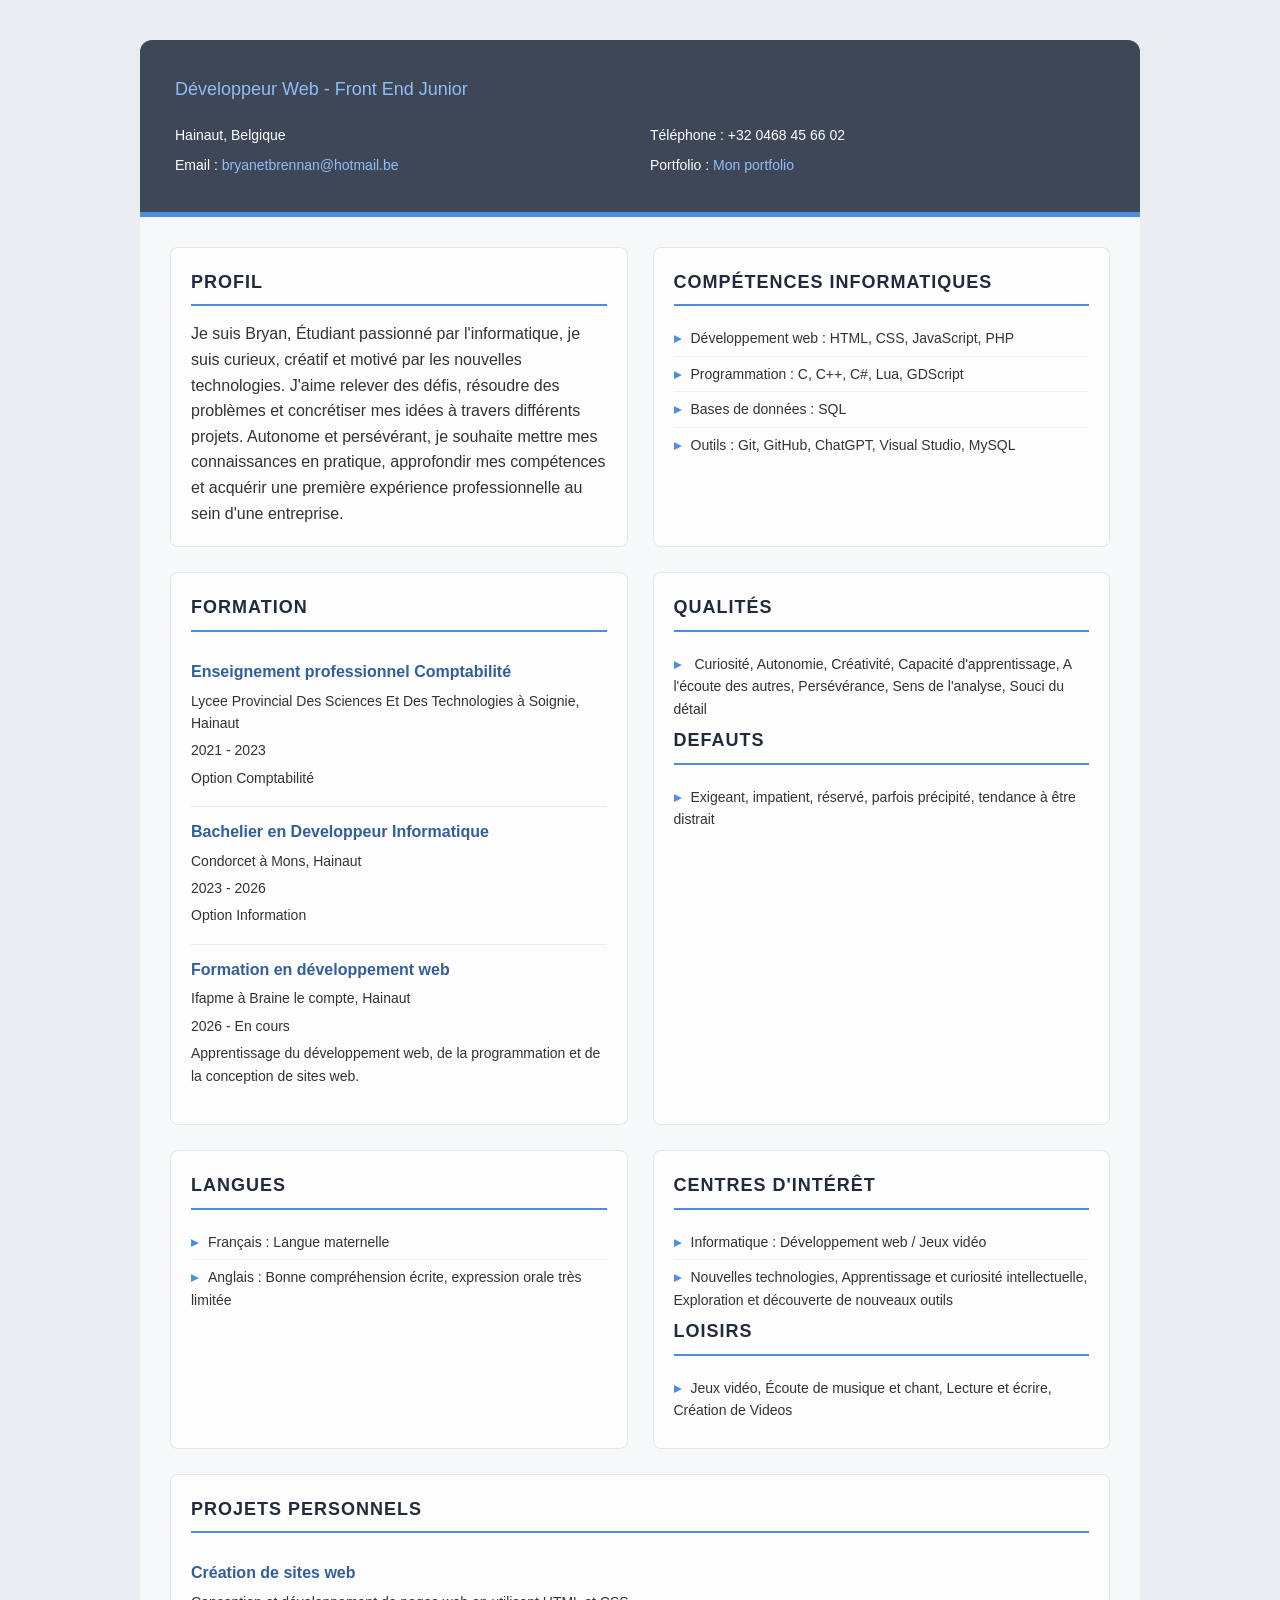
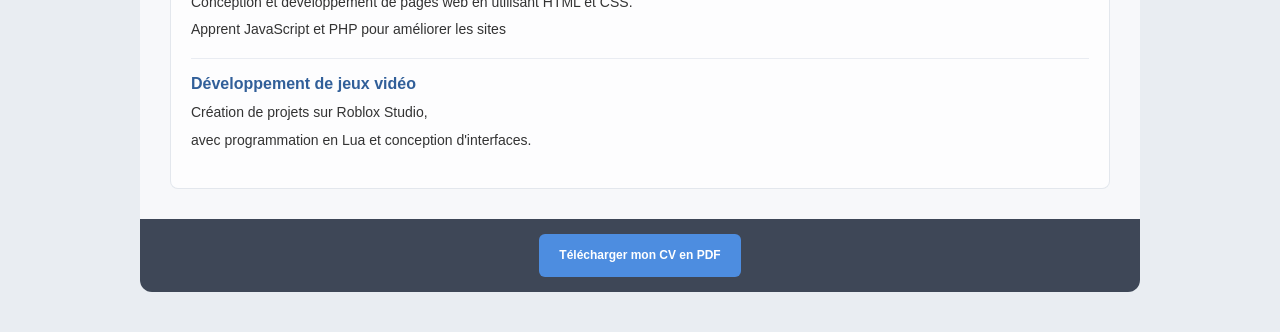
<file: index.html>
<!DOCTYPE html>
<html lang="fr">

<head>
    <meta charset="UTF-8">
    <meta name="viewport" content="width=device-width, initial-scale=1.0">
    <title>CV developpeur</title>
    <link rel="stylesheet" href="style.css">
</head>

<body>
    <header>
        <h2>Développeur Web - Front End Junior</h2>
        <address>
            <p>Hainaut, Belgique</p>
            <p>Téléphone : +32 0468 45 66 02</p>
            <p>Email : <a href="mailto:email@example.com">bryanetbrennan@hotmail.be</a></p>
            <p>Portfolio : <a href="porfolio.html">Mon portfolio</a></p>
        </address>
    </header>

    <main>
        <section id="profil">
            <h2>Profil</h2>
            <p>
                Je suis Bryan, Étudiant passionné par l'informatique, je suis curieux, créatif et motivé par les nouvelles technologies.
                J'aime relever des défis, résoudre des problèmes et concrétiser mes idées à travers différents projets.
                Autonome et persévérant, je souhaite mettre mes connaissances en pratique, approfondir mes 
                compétences et acquérir une première expérience professionnelle au sein d'une entreprise.
            </p>
        </section>
        <section id="formation">
            <h2>Formation</h2>
            <article>
                <h3>Enseignement professionnel Comptabilité</h3>
                <p>Lycee Provincial Des Sciences Et Des Technologies à Soignie, Hainaut </p>
                <p>2021 - 2023</p>
                <p>Option Comptabilité</p>
            </article>
            <article>
                <h3>Bachelier en Developpeur Informatique</h3>
                <p>Condorcet à Mons, Hainaut </p>
                <p>2023 - 2026</p>
                <p>Option Information</p>
            </article>
            <article>
                <h3>Formation en développement web</h3>
                <p>Ifapme à Braine le compte, Hainaut</p>
                <p>2026 - En cours</p>
                <p>
                    Apprentissage du développement web,
                    de la programmation et de la conception de sites web.
                </p>
            </article>
        </section>
        <section id="competences">
            <h2>Compétences informatiques</h2>
            <ul>
                <li>Développement web : HTML, CSS, JavaScript, PHP</li>
                <li>Programmation : C, C++, C#, Lua, GDScript</li>
                <li>Bases de données : SQL</li>
                <li>Outils : Git, GitHub, ChatGPT, Visual Studio, MySQL</li>
            </ul>
        </section>
        <section id="projets">
            <h2>Projets personnels</h2>
            <article>
                <h3>Création de sites web</h3>
                <p>Conception et développement de pages web en utilisant HTML et CSS.</p>
                <p>Apprent JavaScript et PHP pour améliorer les sites</p>
            </article>
            <article>
                <h3>Développement de jeux vidéo</h3>
                <p>Création de projets sur Roblox Studio,</p>
                <p>avec programmation en Lua et conception d'interfaces.</p>
            </article>
        </section>
        <section id="langues">
            <h2>Langues</h2>
            <ul>
                <li>Français : Langue maternelle</li>
                <li>Anglais : Bonne compréhension écrite, expression orale très limitée</li>
            </ul>
        </section>
        <section id="qualites">
            <h2>Qualités</h2>
            <ul>
                <li>
                    Curiosité, Autonomie, Créativité, Capacité d'apprentissage, A l'écoute des autres, 
                    Persévérance, Sens de l'analyse, Souci du détail 
                </li>
            </ul>
            <h2>Defauts</h2>
            <ul>
                <li>Exigeant, impatient, réservé, parfois précipité, tendance à être distrait</li>
            </ul>
        </section>
        <section id="interets">
            <h2>Centres d'intérêt</h2>
            <ul>
                <li>Informatique : Développement web / Jeux vidéo</li>
                <li>Nouvelles technologies, Apprentissage et curiosité intellectuelle, Exploration et découverte de nouveaux outils</li>
            </ul>
            <h2>Loisirs</h2>
            <ul>
                <li>Jeux vidéo, Écoute de musique et chant, Lecture et écrire, Création de Videos</li>
            </ul>
        </section>
    </main>
    <footer>
        <a href="Image/CV.pdf" download class="btn-download">
            Télécharger mon CV en PDF
        </a>
    </footer>
</body>
</html>
</file>
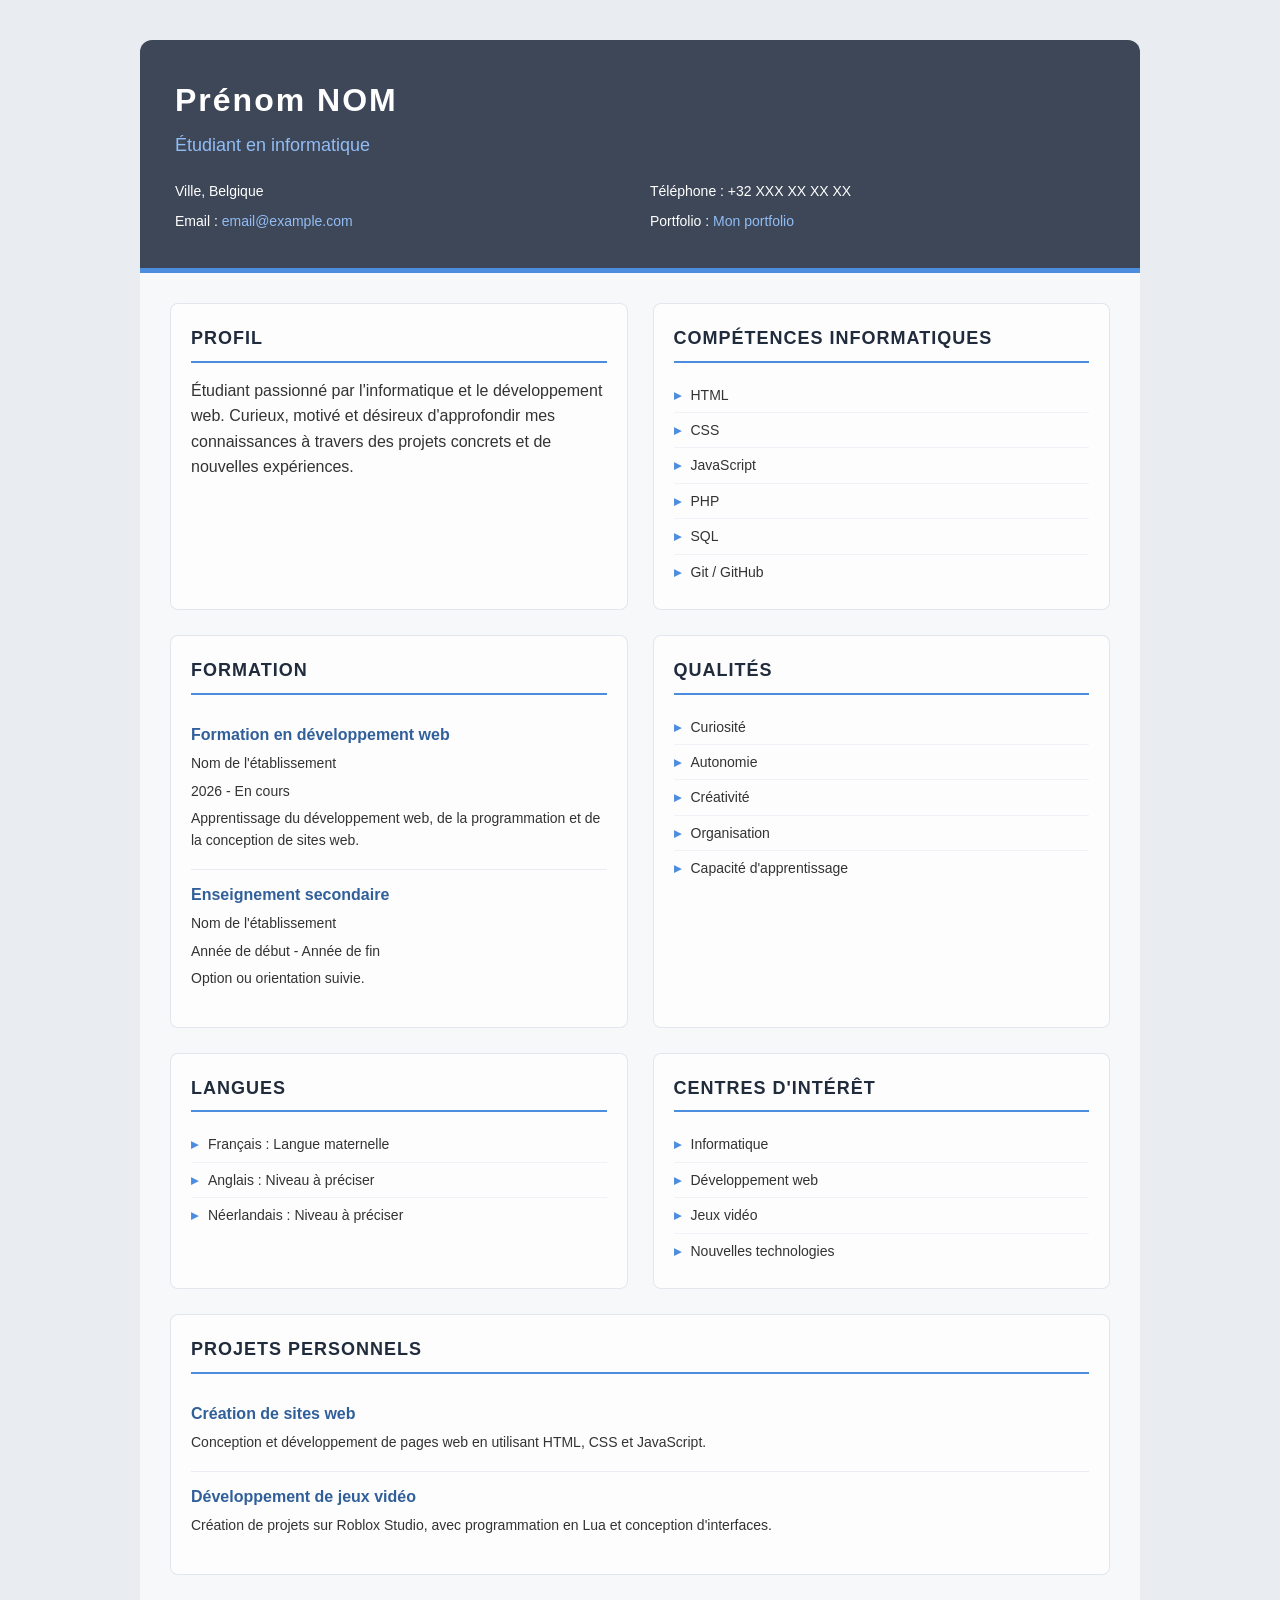
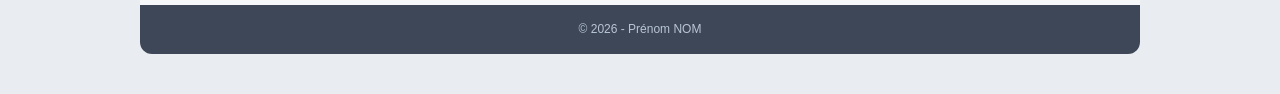
<file: cv.html>
<!DOCTYPE html>
<html lang="fr">

<head>
    <meta charset="UTF-8">
    <meta name="viewport" content="width=device-width, initial-scale=1.0">
    <title>CV - TEST</title>
    <link rel="stylesheet" href="style.css">
</head>

<body>
    <header>
        <h1>Prénom NOM</h1>
        <h2>Étudiant en informatique</h2>
        <address>
            <p>Ville, Belgique</p>
            <p>Téléphone : +32 XXX XX XX XX</p>
            <p>Email : <a href="mailto:email@example.com">email@example.com</a></p>
            <p>Portfolio : <a href="porfolio.html">Mon portfolio</a></p>
        </address>
    </header>

    <main>
        <section id="profil">
            <h2>Profil</h2>
            <p>
                Étudiant passionné par l'informatique et le développement web.
                Curieux, motivé et désireux d'approfondir mes connaissances
                à travers des projets concrets et de nouvelles expériences.
            </p>
        </section>
        <section id="formation">
            <h2>Formation</h2>

            <article>
                <h3>Formation en développement web</h3>
                <p>Nom de l'établissement</p>
                <p>2026 - En cours</p>
                <p>
                    Apprentissage du développement web,
                    de la programmation et de la conception de sites web.
                </p>
            </article>
            <article>
                <h3>Enseignement secondaire</h3>
                <p>Nom de l'établissement</p>
                <p>Année de début - Année de fin</p>
                <p>Option ou orientation suivie.</p>
            </article>
        </section>
        <section id="competences">
            <h2>Compétences informatiques</h2>
            <ul>
                <li>HTML</li>
                <li>CSS</li>
                <li>JavaScript</li>
                <li>PHP</li>
                <li>SQL</li>
                <li>Git / GitHub</li>
            </ul>
        </section>
        <section id="projets">
            <h2>Projets personnels</h2>
            <article>
                <h3>Création de sites web</h3>
                <p>
                    Conception et développement de pages web
                    en utilisant HTML, CSS et JavaScript.
                </p>
            </article>
            <article>
                <h3>Développement de jeux vidéo</h3>
                <p>
                    Création de projets sur Roblox Studio,
                    avec programmation en Lua et conception d'interfaces.
                </p>
            </article>
        </section>
        <section id="langues">
            <h2>Langues</h2>
            <ul>
                <li>Français : Langue maternelle</li>
                <li>Anglais : Niveau à préciser</li>
                <li>Néerlandais : Niveau à préciser</li>
            </ul>
        </section>
        <section id="qualites">
            <h2>Qualités</h2>
            <ul>
                <li>Curiosité</li>
                <li>Autonomie</li>
                <li>Créativité</li>
                <li>Organisation</li>
                <li>Capacité d'apprentissage</li>
            </ul>
        </section>
        <section id="interets">
            <h2>Centres d'intérêt</h2>
            <ul>
                <li>Informatique</li>
                <li>Développement web</li>
                <li>Jeux vidéo</li>
                <li>Nouvelles technologies</li>
            </ul>
        </section>
    </main>
    <footer>
        <p>&copy; 2026 - Prénom NOM</p>
    </footer>

</body>
</html>
</file>
<file: style.css>
/* =========================
   CONFIGURATION GÉNÉRALE
========================= */
* {
    margin: 0;
    padding: 0;
    box-sizing: border-box;
}
body {
    font-family: Arial, Helvetica, sans-serif;
    background: #e9edf2;
    color: #333;
    line-height: 1.6;
    padding: 40px 20px;
}

/* =========================
   CONTENEUR PRINCIPAL
========================= */
body > header,
main,
body > footer {
    max-width: 1000px;
    margin: auto;
}
.btn-download {
    display: inline-block;
    padding: 12px 20px;
    background: #4d8de0;
    color: white;
    text-decoration: none;
    border-radius: 6px;
    font-weight: bold;
    transition: 0.3s;
}
.btn-download:hover {
    background: #315f99;
    transform: translateY(-3px);
}

/* =========================
   HEADER
========================= */
body > header {
    background: rgba(32, 43, 60, 0.85);
    color: white;
    padding: 35px;
    border-radius: 12px 12px 0 0;
    border-bottom: 5px solid #4d8de0;
}
header h1 {
    font-size: 32px;
    letter-spacing: 2px;
    margin-bottom: 5px;
}
header h2 {
    font-size: 18px;
    color: #91bdf5;
    font-weight: normal;
    margin-bottom: 20px;
}
address {
    display: grid;
    grid-template-columns: repeat(2, 1fr);
    gap: 8px 20px;
    font-style: normal;
    font-size: 14px;
}
address a {
    color: #91bdf5;
    text-decoration: none;
}
address a:hover {
    text-decoration: underline;
}

/* =========================
   GRILLE PRINCIPALE
========================= */
main {
    background: rgba(255, 255, 255, 0.65);
    padding: 30px;

    display: grid;
    grid-template-columns: repeat(2, 1fr);

    grid-template-areas:
        "profil competences"
        "formation qualites"
        "langues interets"
        "projets projets";

    gap: 25px;
}

/* =========================
   SECTIONS
========================= */
section {
    border: 1px solid rgba(220, 226, 233, 0.8);
    border-radius: 8px;
    padding: 20px;

    /* Transparence des sections */
    background: rgba(255, 255, 255, 0.75);
}
section h2 {
    color: #202b3c;
    font-size: 18px;
    text-transform: uppercase;
    letter-spacing: 1px;
    border-bottom: 2px solid #4d8de0;
    padding-bottom: 8px;
    margin-bottom: 15px;
}

/* =========================
   ARTICLES
========================= */
article {
    padding: 12px 0;
    border-bottom: 1px solid rgba(229, 233, 239, 0.8);
}
article:last-child {
    border-bottom: none;
}
article h3 {
    font-size: 16px;
    color: #315f99;
    margin-bottom: 5px;
}
article p {
    font-size: 14px;
    margin-bottom: 5px;
}

/* =========================
   LISTES
========================= */
ul {
    list-style: none;
}
li {
    font-size: 14px;
    padding: 6px 0;
    border-bottom: 1px solid rgba(237, 240, 244, 0.8);
}
li:last-child {
    border-bottom: none;
}
li::before {
    content: "▸";
    color: #4d8de0;
    font-weight: bold;
    margin-right: 10px;
}

/* =========================
   POSITIONNEMENT DES SECTIONS
========================= */
/* Rangée 1 */
#profil {
    grid-area: profil;
}
#competences {
    grid-area: competences;
}
/* Rangée 2 */
#formation {
    grid-area: formation;
}
#qualites {
    grid-area: qualites;
}
/* Rangée 3 */
#langues {
    grid-area: langues;
}
#interets {
    grid-area: interets;
}
/* Dernière rangée */
#projets {
    grid-area: projets;
}

/* =========================
   FOOTER
========================= */
footer {
    background: rgba(32, 43, 60, 0.85);
    color: #b9c5d5;
    text-align: center;
    padding: 15px;
    font-size: 12px;
    border-radius: 0 0 12px 12px;
}

/* =========================
   RESPONSIVE - MOBILE
========================= */

@media screen and (max-width: 700px) {
    body {
        padding: 15px;

        /* Adaptation du fond sur mobile */
        background-position: center;
        background-attachment: scroll;
        background-size: cover;
    }
    main {
        grid-template-columns: 1fr;

        /* Une seule colonne */
        grid-template-areas:
            "profil"
            "competences"
            "formation"
            "qualites"
            "langues"
            "interets"
            "projets";

        padding: 15px;

        /* Plus de transparence */
        background: rgba(255, 255, 255, 0.45);
    }
    section {
        grid-column: 1;
        grid-row: auto;

        /* Sections plus transparentes */
        background: rgba(255, 255, 255, 0.60);
    }
    address {
        grid-template-columns: 1fr;
    }
    header {
        padding: 25px;
    }
    header h1 {
        font-size: 25px;
    }
}
</file>
